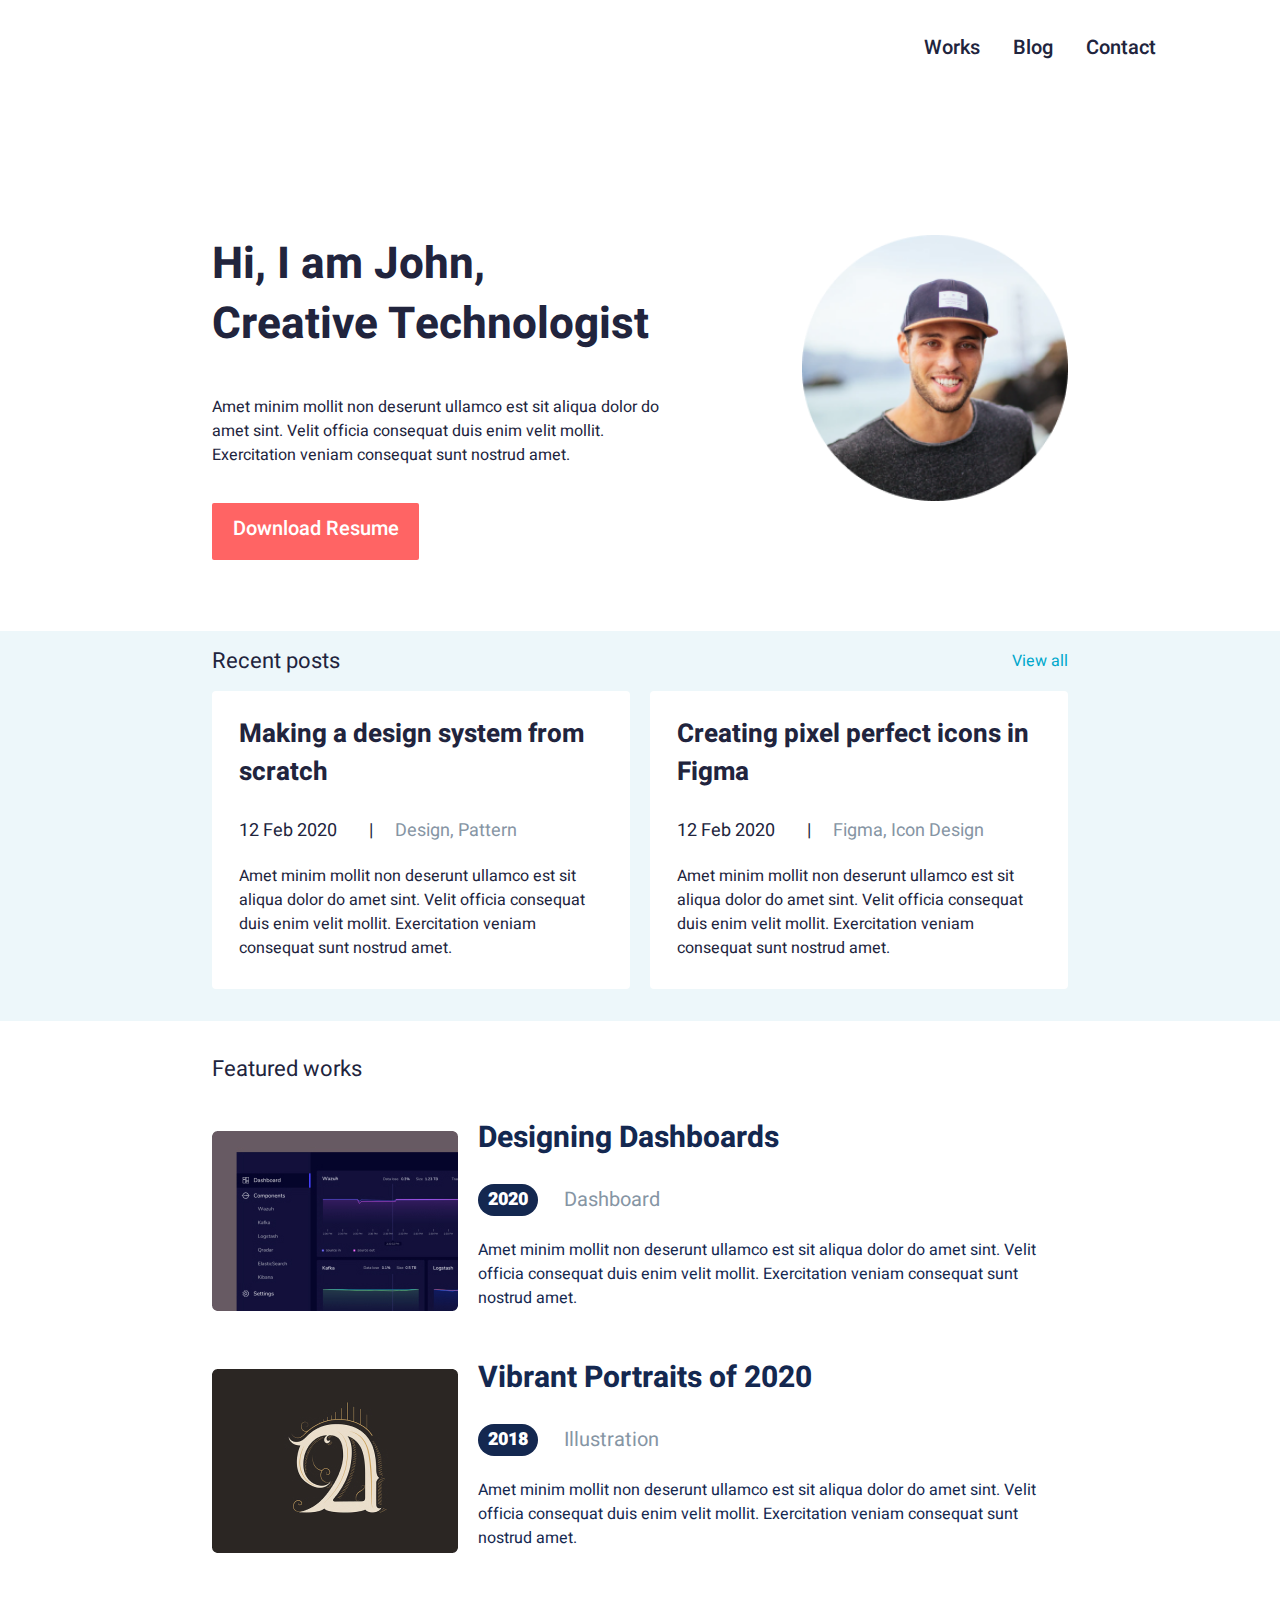
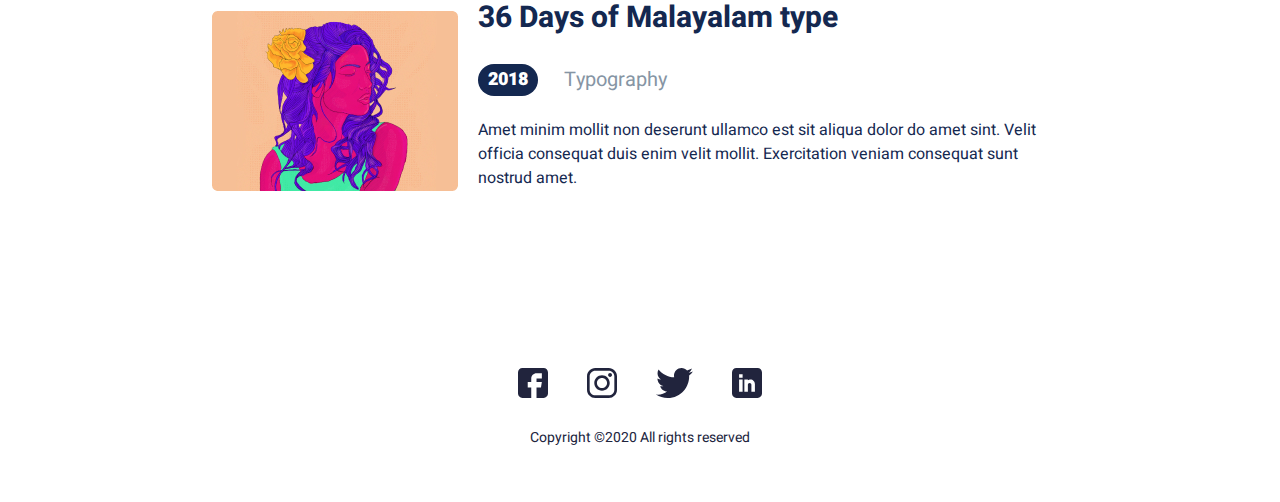
<file: index.html>
<!DOCTYPE html>
<html lang="en">
<head>
   <meta charset="UTF-8">
   <meta http-equiv="X-UA-Compatible" content="IE=edge">
   <meta name="viewport" content="width=device-width, initial-scale=1.0">
   <link rel="stylesheet" href="css/style.min.css">
   <title>Главная</title>
</head>

<body>
   <div class="wrapper">
      <header class="header">
   <div class="header__container">
      <div class="header__body">
         <nav class="header__menu menu-header">
            <ul class="menu-header__items">
               <li class="menu-header__item">
                  <a href="work.html" class="menu-header__link">Works</a>
               </li>
               <li class="menu-header__item">
                  <a href="blog.html" class="menu-header__link">Blog</a>
               </li>
               <li class="menu-header__item">
                  <a href="#" class="menu-header__link">Contact</a>
               </li>
            </ul>
         </nav>
         <a class="menu-header__icon"><span></span></a>
      </div>
   </div>
</header>


      <main class="page">
         <div class="page__visit visit">
            <div class="visit__container">
               <div class="visit__body">
                  <div class="visit__text text-visit">
                     <h1 class="text-visit__title">Hi, I am John,<br> Creative Technologist</h1>
                     <div class="text-visit__text">Amet minim mollit non deserunt ullamco est sit aliqua dolor do amet
                        sint. Velit officia consequat duis enim velit mollit. Exercitation veniam consequat sunt nostrud
                        amet.</div>
                     <a href="" class="text-visit__button">Download Resume</a>
                  </div>
                  <div class="visit__media media-visit">
                     <img src="img/Ellipse 1.png" alt="">
                  </div>
               </div>
            </div>
         </div>
         <div class="page__recent recent">
            <div class="recent__container">
               <div class="recent__title title-recent">
                  <div class="title-recent__title">Recent posts</div>
                  <a href="blog.html" class="title-recent__sub-title">View all</a>
               </div>
               <div class="recent__items items-work">
                  <div class="recent__item item-recent item-items-work">
                     <h2 class="item-recent__title item-items-work__title">Making a design system from scratch</h2>
                     <div class="item-recent__date item-items-work__date">
                        <div class="date__number">12 Feb 2020</div>
                        <div class="date__separ">|</div>
                        <div class="date__place">Design, Pattern</div>
                     </div>
                     <div class="item-recent__text item-items-work__text">Amet minim mollit non deserunt ullamco est sit
                        aliqua dolor do amet sint. Velit officia consequat duis enim velit mollit. Exercitation veniam
                        consequat sunt nostrud amet.</div>
                  </div>
                  <div class="recent__item item-recent__2">
                     <h2 class="item-recent__title">Creating pixel perfect icons in Figma</h2>
                     <div class="item-recent__date">
                        <div class="date__number">12 Feb 2020</div>
                        <div class="date__separ">|</div>
                        <div class="date__place">Figma, Icon Design</div>
                     </div>
                     <div class="item-recent__text">Amet minim mollit non deserunt ullamco est sit aliqua dolor do amet
                        sint. Velit officia consequat duis enim velit mollit. Exercitation veniam consequat sunt nostrud
                        amet.</div>
                  </div>
               </div>
            </div>
         </div>
         <div class="page__featured featured"> 
            <div class="featured__container">
               <h2 class="featured__title">Featured works</h2>
               <div class="featured__items">
                  <a href="workdes1.html" class="featured__item">
                     <div class="featured__item item-featured">
                        <div class="item-featured__media"><img src="img/Rectangle 30.jpg" alt=""></div>
                        <div class="item-featured__text-block text-block">
                           <h3 class="text-block__title">Designing Dashboards</h3>
                           <div class="text-block__data">
                              <div class="data__number">2020</div>
                              <div class="data__type">Dashboard</div>
                           </div>
                           <div class="text-block__text">Amet minim mollit non deserunt ullamco est sit aliqua dolor do
                              amet sint. Velit officia consequat duis enim velit mollit. Exercitation veniam consequat
                              sunt nostrud amet.</div>
                        </div>
                     </div>
                  </a>
                  <a href="" class="featured__item">
                     <div class="featured__item item-featured">
                        <div class="item-featured__media"><img src="img/Rectangle 34.jpg" alt=""></div>
                        <div class="item-featured__text-block text-block">
                           <h3 class="text-block__title">Vibrant Portraits of 2020</h3>
                           <div class="text-block__data">
                              <div class="data__number">2018</div>
                              <div class="data__type">Illustration</div>
                           </div>
                           <div class="text-block__text">Amet minim mollit non deserunt ullamco est sit aliqua dolor do
                              amet sint. Velit officia consequat duis enim velit mollit. Exercitation veniam consequat
                              sunt nostrud amet.</div>
                        </div>
                     </div>
                  </a>
                  <a href="" class="featured__item">
                     <div class="featured__item item-featured">
                        <div class="item-featured__media"><img src="img/Rectangle 32.jpg" alt=""></div>
                        <div class="item-featured__text-block text-block">
                           <h3 class="text-block__title">36 Days of Malayalam type</h3>
                           <div class="text-block__data">
                              <div class="data__number">2018</div>
                              <div class="data__type">Typography</div>
                           </div>
                           <div class="text-block__text">Amet minim mollit non deserunt ullamco est sit aliqua dolor do
                              amet sint. Velit officia consequat duis enim velit mollit. Exercitation veniam consequat
                              sunt nostrud amet.</div>
                        </div>
                     </div>
                  </a>
               </div>
            </div>
         </div>
      </main>
      <footer class="footer">
   <div class="footer__container">
      <div class="footer__soc soc-footer">
         <a href="" class="soc-footer__facebook">
            <svg width="30" height="30" viewBox="0 0 30 30" fill="none" xmlns="http://www.w3.org/2000/svg">
               <path d="M25.6055 0H4.39453C1.97159 0 0 1.97159 0 4.39453V25.6055C0 28.0284 1.97159 30 4.39453 30H13.2422V19.3945H9.72656V14.1211H13.2422V10.5469C13.2422 7.63893 15.6077 5.27344 18.5156 5.27344H23.8477V10.5469H18.5156V14.1211H23.8477L22.9688 19.3945H18.5156V30H25.6055C28.0284 30 30 28.0284 30 25.6055V4.39453C30 1.97159 28.0284 0 25.6055 0Z" fill="#21243D"/>
            </svg>               
         </a>
         <a href="" class="soc-footer__inst">
            <svg width="30" height="30" viewBox="0 0 30 30" fill="none" xmlns="http://www.w3.org/2000/svg">
               <path d="M21.7209 0H8.27874C3.71384 0 0 3.71402 0 8.27892V21.7211C0 26.2862 3.71384 30 8.27874 30H21.7209C26.2862 30 30 26.286 30 21.7211V8.27892C30.0002 3.71402 26.2862 0 21.7209 0ZM27.3384 21.7211C27.3384 24.8185 24.8185 27.3383 21.7211 27.3383H8.27874C5.18153 27.3384 2.66175 24.8185 2.66175 21.7211V8.27892C2.66175 5.18171 5.18153 2.66175 8.27874 2.66175H21.7209C24.8183 2.66175 27.3383 5.18171 27.3383 8.27892V21.7211H27.3384Z" fill="#21243D"/>
               <path d="M15 7.27014C10.7375 7.27014 7.26978 10.7379 7.26978 15.0004C7.26978 19.2627 10.7375 22.7303 15 22.7303C19.2625 22.7303 22.7303 19.2627 22.7303 15.0004C22.7303 10.7379 19.2625 7.27014 15 7.27014ZM15 20.0683C12.2054 20.0683 9.93152 17.7949 9.93152 15.0002C9.93152 12.2054 12.2052 9.93171 15 9.93171C17.7948 9.93171 20.0685 12.2054 20.0685 15.0002C20.0685 17.7949 17.7947 20.0683 15 20.0683Z" fill="#21243D"/>
               <path d="M23.0545 5.01318C22.5417 5.01318 22.0379 5.2208 21.6757 5.58457C21.3118 5.94657 21.1025 6.45053 21.1025 6.96513C21.1025 7.47814 21.3119 7.98192 21.6757 8.34569C22.0377 8.70769 22.5417 8.91708 23.0545 8.91708C23.5691 8.91708 24.0713 8.70769 24.435 8.34569C24.7988 7.98192 25.0064 7.47796 25.0064 6.96513C25.0064 6.45053 24.7988 5.94657 24.435 5.58457C24.073 5.2208 23.5691 5.01318 23.0545 5.01318Z" fill="#21243D"/>
            </svg>
         </a>
         <a href="" class="soc-footer__twit">
            <svg width="37" height="30" viewBox="0 0 37 30" fill="none" xmlns="http://www.w3.org/2000/svg">
               <path d="M36.9231 3.55154C35.55 4.15385 34.0869 4.55308 32.5615 4.74692C34.1308 3.81 35.3285 2.33769 35.8915 0.563077C34.4285 1.43538 32.8131 2.05154 31.0915 2.39538C29.7023 0.916154 27.7223 0 25.5623 0C21.3715 0 17.9977 3.40154 17.9977 7.57154C17.9977 8.17154 18.0485 8.74846 18.1731 9.29769C11.88 8.99077 6.31154 5.97462 2.57077 1.38C1.91769 2.51308 1.53462 3.81 1.53462 5.20615C1.53462 7.82769 2.88462 10.1515 4.89692 11.4969C3.68077 11.4738 2.48769 11.1208 1.47692 10.5646C1.47692 10.5877 1.47692 10.6177 1.47692 10.6477C1.47692 14.3262 4.10077 17.3815 7.54154 18.0854C6.92538 18.2538 6.25385 18.3346 5.55692 18.3346C5.07231 18.3346 4.58308 18.3069 4.12385 18.2054C5.10462 21.2031 7.88769 23.4069 11.1969 23.4785C8.62154 25.4931 5.35154 26.7069 1.81154 26.7069C1.19077 26.7069 0.595385 26.6792 0 26.6031C3.35308 28.7654 7.32692 30 11.6123 30C25.5415 30 33.1569 18.4615 33.1569 8.46C33.1569 8.12538 33.1454 7.80231 33.1292 7.48154C34.6315 6.41538 35.8938 5.08385 36.9231 3.55154Z" fill="#21243D"/>
            </svg>
         </a>
         <a href="" class="soc-footer__lindekin">
            <svg width="30" height="30" viewBox="0 0 30 30" fill="none" xmlns="http://www.w3.org/2000/svg">
               <path d="M25.6055 0H4.39453C1.97159 0 0 1.97159 0 4.39453V25.6055C0 28.0284 1.97159 30 4.39453 30H25.6055C28.0284 30 30 28.0284 30 25.6055V4.39453C30 1.97159 28.0284 0 25.6055 0ZM10.6055 23.7891H7.08984V11.4844H10.6055V23.7891ZM10.6055 9.72656H7.08984V6.21094H10.6055V9.72656ZM22.9102 23.7891H19.3945V16.7578C19.3945 15.7887 18.6058 15 17.6367 15C16.6676 15 15.8789 15.7887 15.8789 16.7578V23.7891H12.3633V11.4844H15.8789V12.147C16.7999 11.8607 17.3982 11.4844 18.5156 11.4844C20.8999 11.4869 22.9102 13.6258 22.9102 16.1536V23.7891Z" fill="#21243D"/>
            </svg>
         </a>
      </div>
      <div class="footer__copy">Copyright ©2020 All rights reserved</div>
   </div>
</footer>
   </div>
   <script src="js/app.min.js"></script>
</body>

</html>
</file>
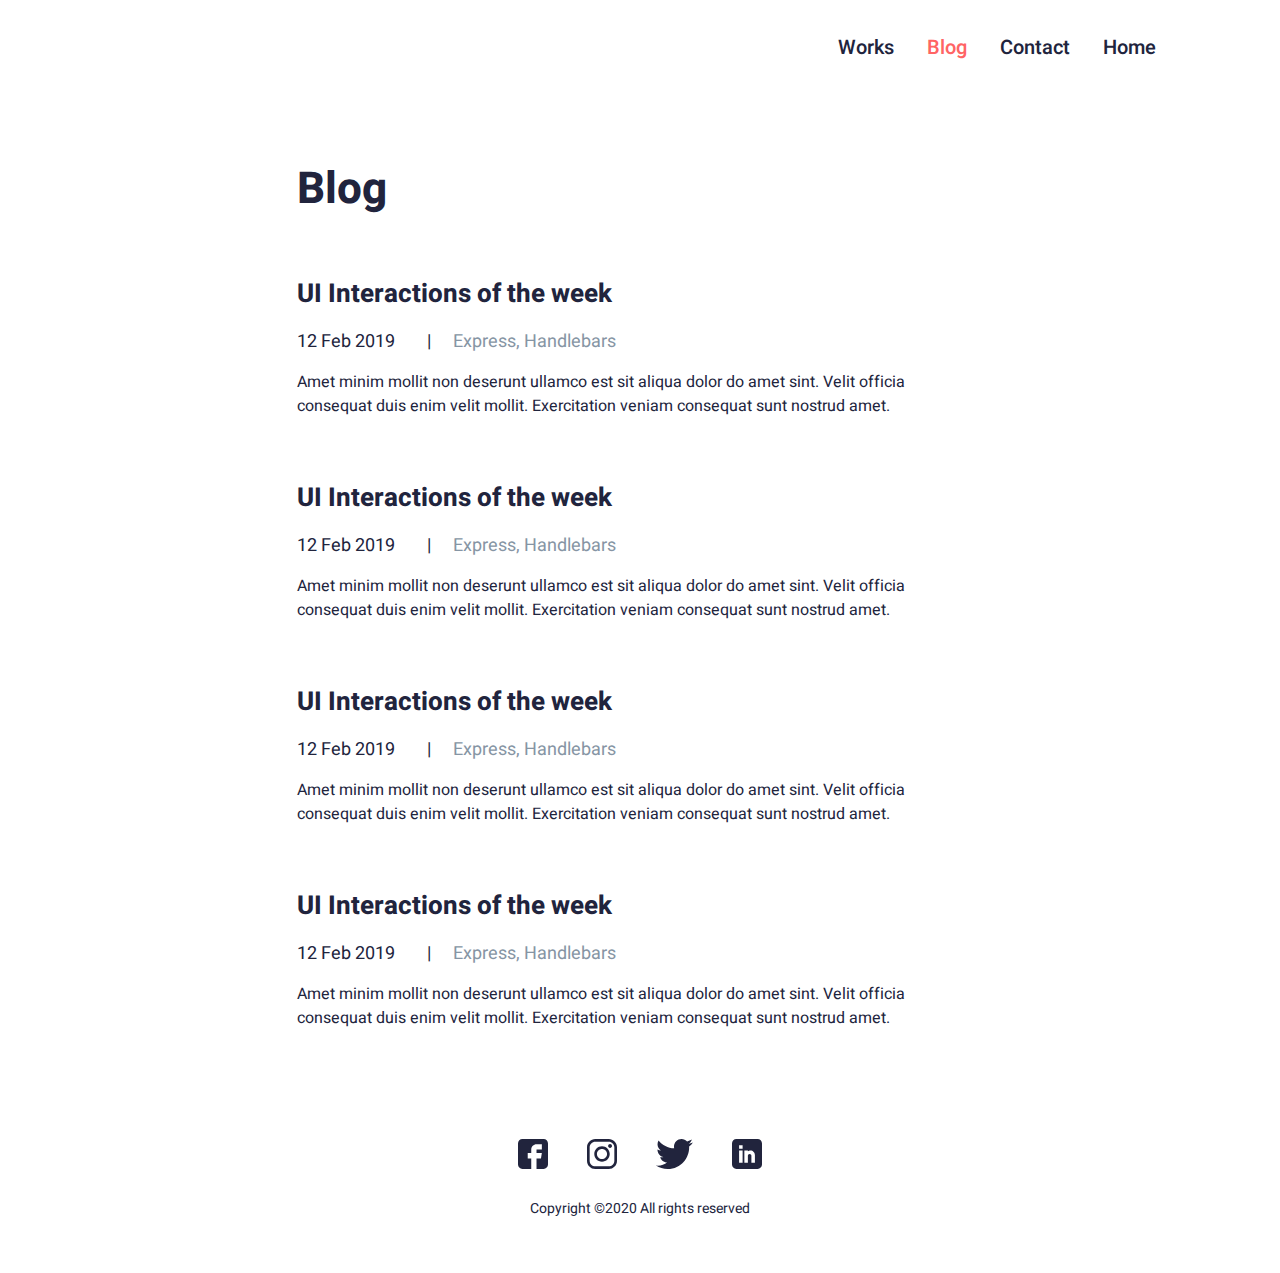
<file: blog.html>
<!DOCTYPE html>
<html lang="en">
<head>
   <meta charset="UTF-8">
   <meta http-equiv="X-UA-Compatible" content="IE=edge">
   <meta name="viewport" content="width=device-width, initial-scale=1.0">
   <link rel="stylesheet" href="css/style.min.css">
   <title>blog</title>
</head>

<body>
   <div class="wrapper">
      <header class="header">
         <div class="header__container">
            <div class="header__body">
               <nav class="header__menu menu-header">
                  <ul class="menu-header__items">
                     <li class="menu-header__item">
                        <a href="work.html" class="menu-header__link">Works</a>
                     </li>
                     <li class="menu-header__item">
                        <a href="blog.html" class="menu-header__link menu-header__link-active">Blog</a>
                     </li>
                     <li class="menu-header__item">
                        <a href="#" class="menu-header__link">Contact</a>
                     </li>
                     <li class="menu-header__item">
                        <a href="index.html" class="menu-header__link">Home</a>
                     </li>
                  </ul>
               </nav>
               <a class="menu-header__icon"><span></span></a>
            </div>
         </div>
      </header>
      <main class="page-blog blog">
         <div class="blog__container">
            <div class="blog__body body-blog">
               <h1 class="blog-blog__title">Blog</h1>
               <div class="blog__items items-work">
                  <div class="blog__item item-blog">
                     <h2 class="item-blog__title">UI Interactions of the week</h2>
                     <div class="item-blog__date">
                        <div class="date__number">12 Feb 2019</div>
                        <div class="date__separ">|</div>
                        <div class="date__place">Express, Handlebars</div>
                     </div>
                     <div class="item-blog__text">Amet minim mollit non deserunt ullamco est sit aliqua dolor do amet sint. Velit officia<br> consequat duis enim velit mollit. Exercitation veniam consequat sunt nostrud amet.</div>
                  </div>
                  <div class="blog__item item-blog">
                     <h2 class="item-blog__title">UI Interactions of the week</h2>
                     <div class="item-blog__date">
                        <div class="date__number">12 Feb 2019</div>
                        <div class="date__separ">|</div>
                        <div class="date__place">Express, Handlebars</div>
                     </div>
                     <div class="item-blog__text">Amet minim mollit non deserunt ullamco est sit aliqua dolor do amet sint. Velit officia<br> consequat duis enim velit mollit. Exercitation veniam consequat sunt nostrud amet.</div>
                  </div>
                  <div class="blog__item item-blog">
                     <h2 class="item-blog__title">UI Interactions of the week</h2>
                     <div class="item-blog__date">
                        <div class="date__number">12 Feb 2019</div>
                        <div class="date__separ">|</div>
                        <div class="date__place">Express, Handlebars</div>
                     </div>
                     <div class="item-blog__text">Amet minim mollit non deserunt ullamco est sit aliqua dolor do amet sint. Velit officia<br> consequat duis enim velit mollit. Exercitation veniam consequat sunt nostrud amet.</div>
                  </div>
                  <div class="work__blog item-blog">
                     <h2 class="item-blog__title">UI Interactions of the week</h2>
                     <div class="item-blog__date">
                        <div class="date__number">12 Feb 2019</div>
                        <div class="date__separ">|</div>
                        <div class="date__place">Express, Handlebars</div>
                     </div>
                     <div class="item-blog__text">Amet minim mollit non deserunt ullamco est sit aliqua dolor do amet sint. Velit officia<br> consequat duis enim velit mollit. Exercitation veniam consequat sunt nostrud amet.</div>
                  </div>
               </div>
            </div>
         </div>
      </main>
      <footer class="footer">
   <div class="footer__container">
      <div class="footer__soc soc-footer">
         <a href="" class="soc-footer__facebook">
            <svg width="30" height="30" viewBox="0 0 30 30" fill="none" xmlns="http://www.w3.org/2000/svg">
               <path d="M25.6055 0H4.39453C1.97159 0 0 1.97159 0 4.39453V25.6055C0 28.0284 1.97159 30 4.39453 30H13.2422V19.3945H9.72656V14.1211H13.2422V10.5469C13.2422 7.63893 15.6077 5.27344 18.5156 5.27344H23.8477V10.5469H18.5156V14.1211H23.8477L22.9688 19.3945H18.5156V30H25.6055C28.0284 30 30 28.0284 30 25.6055V4.39453C30 1.97159 28.0284 0 25.6055 0Z" fill="#21243D"/>
            </svg>               
         </a>
         <a href="" class="soc-footer__inst">
            <svg width="30" height="30" viewBox="0 0 30 30" fill="none" xmlns="http://www.w3.org/2000/svg">
               <path d="M21.7209 0H8.27874C3.71384 0 0 3.71402 0 8.27892V21.7211C0 26.2862 3.71384 30 8.27874 30H21.7209C26.2862 30 30 26.286 30 21.7211V8.27892C30.0002 3.71402 26.2862 0 21.7209 0ZM27.3384 21.7211C27.3384 24.8185 24.8185 27.3383 21.7211 27.3383H8.27874C5.18153 27.3384 2.66175 24.8185 2.66175 21.7211V8.27892C2.66175 5.18171 5.18153 2.66175 8.27874 2.66175H21.7209C24.8183 2.66175 27.3383 5.18171 27.3383 8.27892V21.7211H27.3384Z" fill="#21243D"/>
               <path d="M15 7.27014C10.7375 7.27014 7.26978 10.7379 7.26978 15.0004C7.26978 19.2627 10.7375 22.7303 15 22.7303C19.2625 22.7303 22.7303 19.2627 22.7303 15.0004C22.7303 10.7379 19.2625 7.27014 15 7.27014ZM15 20.0683C12.2054 20.0683 9.93152 17.7949 9.93152 15.0002C9.93152 12.2054 12.2052 9.93171 15 9.93171C17.7948 9.93171 20.0685 12.2054 20.0685 15.0002C20.0685 17.7949 17.7947 20.0683 15 20.0683Z" fill="#21243D"/>
               <path d="M23.0545 5.01318C22.5417 5.01318 22.0379 5.2208 21.6757 5.58457C21.3118 5.94657 21.1025 6.45053 21.1025 6.96513C21.1025 7.47814 21.3119 7.98192 21.6757 8.34569C22.0377 8.70769 22.5417 8.91708 23.0545 8.91708C23.5691 8.91708 24.0713 8.70769 24.435 8.34569C24.7988 7.98192 25.0064 7.47796 25.0064 6.96513C25.0064 6.45053 24.7988 5.94657 24.435 5.58457C24.073 5.2208 23.5691 5.01318 23.0545 5.01318Z" fill="#21243D"/>
            </svg>
         </a>
         <a href="" class="soc-footer__twit">
            <svg width="37" height="30" viewBox="0 0 37 30" fill="none" xmlns="http://www.w3.org/2000/svg">
               <path d="M36.9231 3.55154C35.55 4.15385 34.0869 4.55308 32.5615 4.74692C34.1308 3.81 35.3285 2.33769 35.8915 0.563077C34.4285 1.43538 32.8131 2.05154 31.0915 2.39538C29.7023 0.916154 27.7223 0 25.5623 0C21.3715 0 17.9977 3.40154 17.9977 7.57154C17.9977 8.17154 18.0485 8.74846 18.1731 9.29769C11.88 8.99077 6.31154 5.97462 2.57077 1.38C1.91769 2.51308 1.53462 3.81 1.53462 5.20615C1.53462 7.82769 2.88462 10.1515 4.89692 11.4969C3.68077 11.4738 2.48769 11.1208 1.47692 10.5646C1.47692 10.5877 1.47692 10.6177 1.47692 10.6477C1.47692 14.3262 4.10077 17.3815 7.54154 18.0854C6.92538 18.2538 6.25385 18.3346 5.55692 18.3346C5.07231 18.3346 4.58308 18.3069 4.12385 18.2054C5.10462 21.2031 7.88769 23.4069 11.1969 23.4785C8.62154 25.4931 5.35154 26.7069 1.81154 26.7069C1.19077 26.7069 0.595385 26.6792 0 26.6031C3.35308 28.7654 7.32692 30 11.6123 30C25.5415 30 33.1569 18.4615 33.1569 8.46C33.1569 8.12538 33.1454 7.80231 33.1292 7.48154C34.6315 6.41538 35.8938 5.08385 36.9231 3.55154Z" fill="#21243D"/>
            </svg>
         </a>
         <a href="" class="soc-footer__lindekin">
            <svg width="30" height="30" viewBox="0 0 30 30" fill="none" xmlns="http://www.w3.org/2000/svg">
               <path d="M25.6055 0H4.39453C1.97159 0 0 1.97159 0 4.39453V25.6055C0 28.0284 1.97159 30 4.39453 30H25.6055C28.0284 30 30 28.0284 30 25.6055V4.39453C30 1.97159 28.0284 0 25.6055 0ZM10.6055 23.7891H7.08984V11.4844H10.6055V23.7891ZM10.6055 9.72656H7.08984V6.21094H10.6055V9.72656ZM22.9102 23.7891H19.3945V16.7578C19.3945 15.7887 18.6058 15 17.6367 15C16.6676 15 15.8789 15.7887 15.8789 16.7578V23.7891H12.3633V11.4844H15.8789V12.147C16.7999 11.8607 17.3982 11.4844 18.5156 11.4844C20.8999 11.4869 22.9102 13.6258 22.9102 16.1536V23.7891Z" fill="#21243D"/>
            </svg>
         </a>
      </div>
      <div class="footer__copy">Copyright ©2020 All rights reserved</div>
   </div>
</footer>
   </div>
   <script src="js/app.min.js"></script>
</body>

</html>
</file>
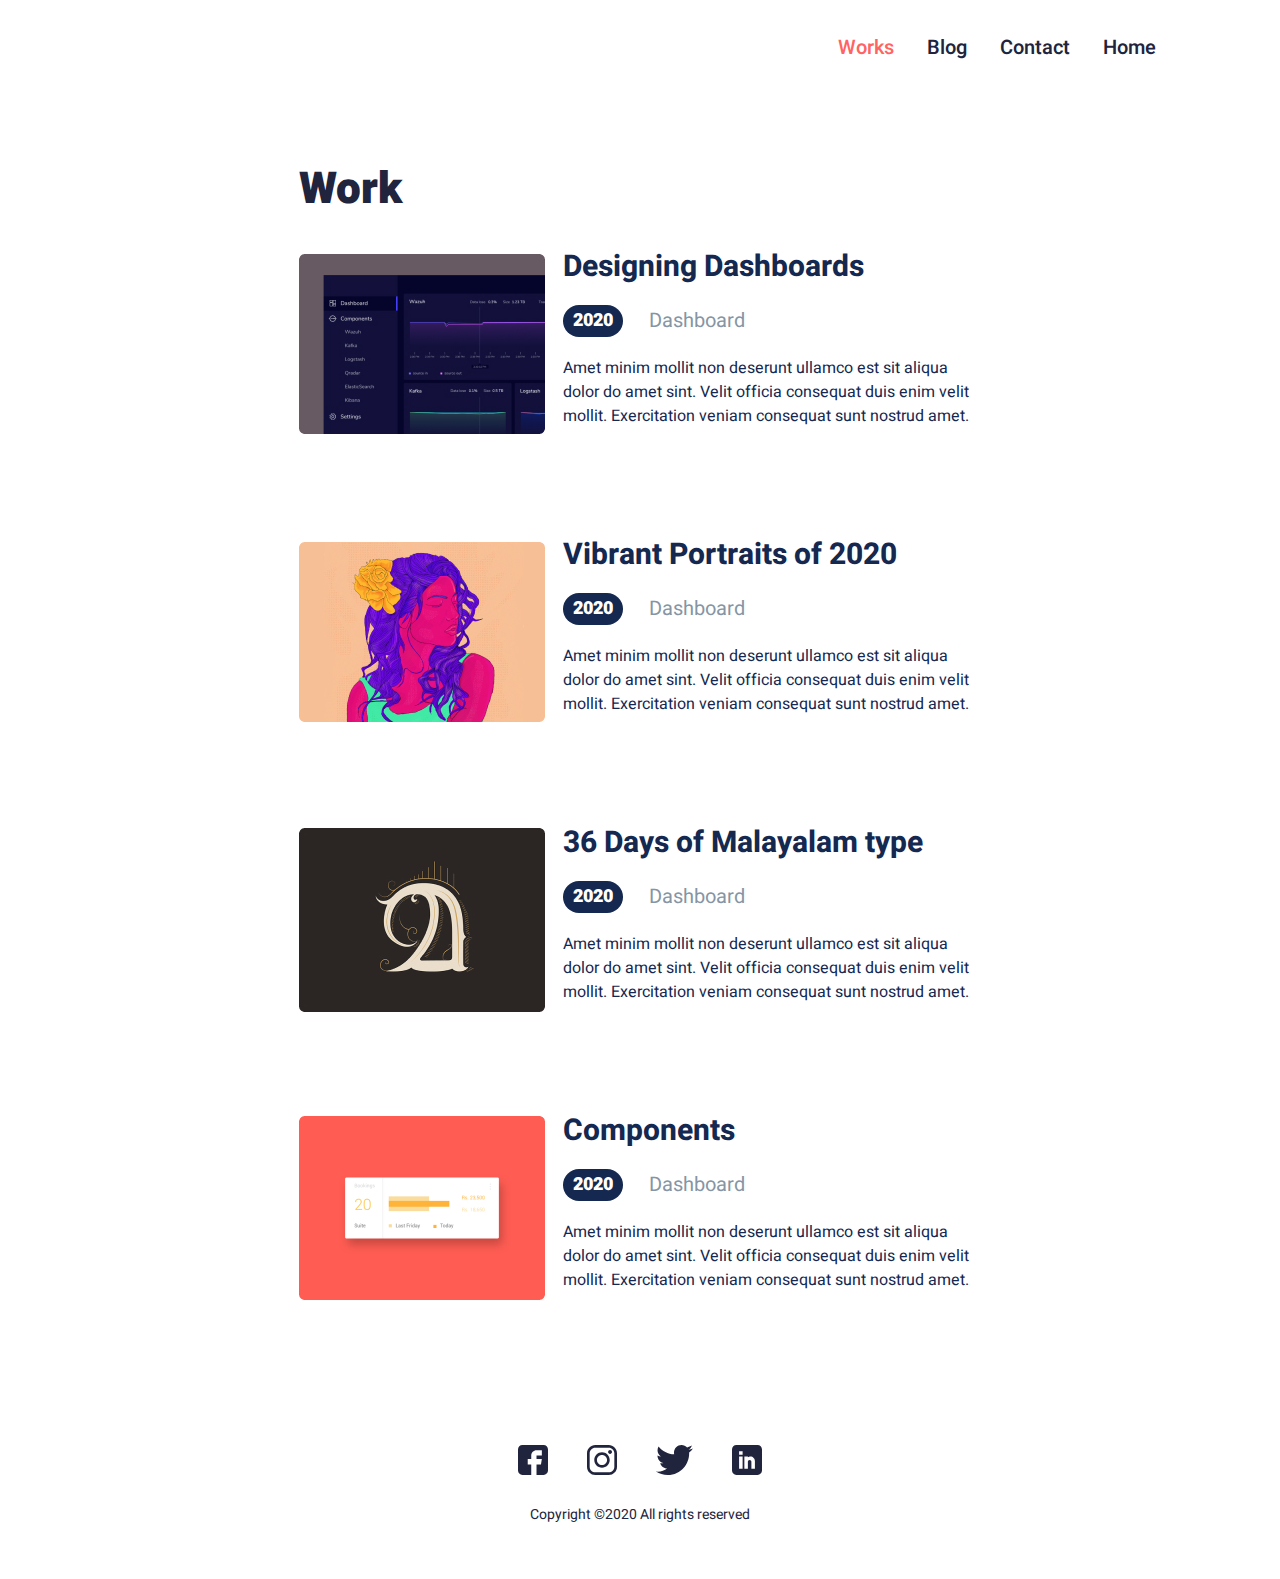
<file: work.html>
<!DOCTYPE html>
<html lang="en">
<head>
   <meta charset="UTF-8">
   <meta http-equiv="X-UA-Compatible" content="IE=edge">
   <meta name="viewport" content="width=device-width, initial-scale=1.0">
   <link rel="stylesheet" href="css/style.min.css">
   <title>work</title>
</head>

<body>
   <div class="wrapper">
      <header class="header">
         <div class="header__container">
            <div class="header__body">
               <nav class="header__menu menu-header">
                  <ul class="menu-header__items">
                     <li class="menu-header__item">
                        <a href="work.html" class="menu-header__link menu-header__link-active">Works</a>
                     </li>
                     <li class="menu-header__item">
                        <a href="blog.html" class="menu-header__link">Blog</a>
                     </li>
                     <li class="menu-header__item">
                        <a href="#" class="menu-header__link">Contact</a>
                     </li>
                     <li class="menu-header__item">
                        <a href="index.html" class="menu-header__link">Home</a>
                     </li>
                  </ul>
               </nav>
               <a class="menu-header__icon"><span></span></a>
            </div>
         </div>
      </header>
      <main class="page-work work">
         <div class="work__container">
            <h1 class="work__title">Work</h1>
            <div class="work__items">
               <a href="workdes1.html" class="work__item">
                  <div class="work__item item-work">
                     <div class="item-work__media"><img src="img/Rectangle 30.jpg" alt=""></div>
                     <div class="item-work__text-block text-block">
                        <h3 class="text-block__title text-block__title-work">Designing Dashboards</h3>
                        <div class="text-block__data text-block__data-work">
                           <div class="data__number data__number-work">2020</div>
                           <div class="data__type data__type-work">Dashboard</div>
                        </div>
                        <div class="text-block__text text-block__text-work">Amet minim mollit non deserunt ullamco est sit aliqua dolor do
                           amet sint. Velit officia consequat duis enim velit mollit. Exercitation veniam consequat
                           sunt nostrud amet.</div>
                     </div>
                  </div>
               </a>
               <a href="" class="work__item">
                  <div class="work__item item-work">
                     <div class="item-work__media"><img src="img/Rectangle 32.jpg" alt=""></div>
                     <div class="item-work__text-block text-block">
                        <h3 class="text-block__title text-block__title-work">Vibrant Portraits of 2020</h3>
                        <div class="text-block__data text-block__data-work">
                           <div class="data__number data__number-work">2020</div>
                           <div class="data__type data__type-work">Dashboard</div>
                        </div>
                        <div class="text-block__text">Amet minim mollit non deserunt ullamco est sit aliqua dolor do
                           amet sint. Velit officia consequat duis enim velit mollit. Exercitation veniam consequat
                           sunt nostrud amet.</div>
                     </div>
                  </div>
               </a>
               <a href="" class="work__item">
                  <div class="work__item item-work">
                     <div class="item-work__media"><img src="img/Rectangle 34.jpg" alt=""></div>
                     <div class="item-work__text-block text-block">
                        <h3 class="text-block__title text-block__title-work">36 Days of Malayalam type</h3>
                        <div class="text-block__data text-block__data-work">
                           <div class="data__number data__number-work">2020</div>
                           <div class="data__type data__type-work">Dashboard</div>
                        </div>
                        <div class="text-block__text">Amet minim mollit non deserunt ullamco est sit aliqua dolor do
                           amet sint. Velit officia consequat duis enim velit mollit. Exercitation veniam consequat
                           sunt nostrud amet.</div>
                     </div>
                  </div>
               </a>
               <a href="" class="work__item">
                  <div class="work__item item-work">
                     <div class="item-work__media"><img src="img/Rectangle 40.jpg" alt=""></div>
                     <div class="item-work__text-block text-block">
                        <h3 class="text-block__title text-block__title-work">Components</h3>
                        <div class="text-block__data text-block__data-work">
                           <div class="data__number data__number-work">2020</div>
                           <div class="data__type data__type-work">Dashboard</div>
                        </div>
                        <div class="text-block__text">Amet minim mollit non deserunt ullamco est sit aliqua dolor do
                           amet sint. Velit officia consequat duis enim velit mollit. Exercitation veniam consequat
                           sunt nostrud amet.</div>
                     </div>
                  </div>
               </a>
            </div>
         </div>
      </main>
      <footer class="footer">
   <div class="footer__container">
      <div class="footer__soc soc-footer">
         <a href="" class="soc-footer__facebook">
            <svg width="30" height="30" viewBox="0 0 30 30" fill="none" xmlns="http://www.w3.org/2000/svg">
               <path d="M25.6055 0H4.39453C1.97159 0 0 1.97159 0 4.39453V25.6055C0 28.0284 1.97159 30 4.39453 30H13.2422V19.3945H9.72656V14.1211H13.2422V10.5469C13.2422 7.63893 15.6077 5.27344 18.5156 5.27344H23.8477V10.5469H18.5156V14.1211H23.8477L22.9688 19.3945H18.5156V30H25.6055C28.0284 30 30 28.0284 30 25.6055V4.39453C30 1.97159 28.0284 0 25.6055 0Z" fill="#21243D"/>
            </svg>               
         </a>
         <a href="" class="soc-footer__inst">
            <svg width="30" height="30" viewBox="0 0 30 30" fill="none" xmlns="http://www.w3.org/2000/svg">
               <path d="M21.7209 0H8.27874C3.71384 0 0 3.71402 0 8.27892V21.7211C0 26.2862 3.71384 30 8.27874 30H21.7209C26.2862 30 30 26.286 30 21.7211V8.27892C30.0002 3.71402 26.2862 0 21.7209 0ZM27.3384 21.7211C27.3384 24.8185 24.8185 27.3383 21.7211 27.3383H8.27874C5.18153 27.3384 2.66175 24.8185 2.66175 21.7211V8.27892C2.66175 5.18171 5.18153 2.66175 8.27874 2.66175H21.7209C24.8183 2.66175 27.3383 5.18171 27.3383 8.27892V21.7211H27.3384Z" fill="#21243D"/>
               <path d="M15 7.27014C10.7375 7.27014 7.26978 10.7379 7.26978 15.0004C7.26978 19.2627 10.7375 22.7303 15 22.7303C19.2625 22.7303 22.7303 19.2627 22.7303 15.0004C22.7303 10.7379 19.2625 7.27014 15 7.27014ZM15 20.0683C12.2054 20.0683 9.93152 17.7949 9.93152 15.0002C9.93152 12.2054 12.2052 9.93171 15 9.93171C17.7948 9.93171 20.0685 12.2054 20.0685 15.0002C20.0685 17.7949 17.7947 20.0683 15 20.0683Z" fill="#21243D"/>
               <path d="M23.0545 5.01318C22.5417 5.01318 22.0379 5.2208 21.6757 5.58457C21.3118 5.94657 21.1025 6.45053 21.1025 6.96513C21.1025 7.47814 21.3119 7.98192 21.6757 8.34569C22.0377 8.70769 22.5417 8.91708 23.0545 8.91708C23.5691 8.91708 24.0713 8.70769 24.435 8.34569C24.7988 7.98192 25.0064 7.47796 25.0064 6.96513C25.0064 6.45053 24.7988 5.94657 24.435 5.58457C24.073 5.2208 23.5691 5.01318 23.0545 5.01318Z" fill="#21243D"/>
            </svg>
         </a>
         <a href="" class="soc-footer__twit">
            <svg width="37" height="30" viewBox="0 0 37 30" fill="none" xmlns="http://www.w3.org/2000/svg">
               <path d="M36.9231 3.55154C35.55 4.15385 34.0869 4.55308 32.5615 4.74692C34.1308 3.81 35.3285 2.33769 35.8915 0.563077C34.4285 1.43538 32.8131 2.05154 31.0915 2.39538C29.7023 0.916154 27.7223 0 25.5623 0C21.3715 0 17.9977 3.40154 17.9977 7.57154C17.9977 8.17154 18.0485 8.74846 18.1731 9.29769C11.88 8.99077 6.31154 5.97462 2.57077 1.38C1.91769 2.51308 1.53462 3.81 1.53462 5.20615C1.53462 7.82769 2.88462 10.1515 4.89692 11.4969C3.68077 11.4738 2.48769 11.1208 1.47692 10.5646C1.47692 10.5877 1.47692 10.6177 1.47692 10.6477C1.47692 14.3262 4.10077 17.3815 7.54154 18.0854C6.92538 18.2538 6.25385 18.3346 5.55692 18.3346C5.07231 18.3346 4.58308 18.3069 4.12385 18.2054C5.10462 21.2031 7.88769 23.4069 11.1969 23.4785C8.62154 25.4931 5.35154 26.7069 1.81154 26.7069C1.19077 26.7069 0.595385 26.6792 0 26.6031C3.35308 28.7654 7.32692 30 11.6123 30C25.5415 30 33.1569 18.4615 33.1569 8.46C33.1569 8.12538 33.1454 7.80231 33.1292 7.48154C34.6315 6.41538 35.8938 5.08385 36.9231 3.55154Z" fill="#21243D"/>
            </svg>
         </a>
         <a href="" class="soc-footer__lindekin">
            <svg width="30" height="30" viewBox="0 0 30 30" fill="none" xmlns="http://www.w3.org/2000/svg">
               <path d="M25.6055 0H4.39453C1.97159 0 0 1.97159 0 4.39453V25.6055C0 28.0284 1.97159 30 4.39453 30H25.6055C28.0284 30 30 28.0284 30 25.6055V4.39453C30 1.97159 28.0284 0 25.6055 0ZM10.6055 23.7891H7.08984V11.4844H10.6055V23.7891ZM10.6055 9.72656H7.08984V6.21094H10.6055V9.72656ZM22.9102 23.7891H19.3945V16.7578C19.3945 15.7887 18.6058 15 17.6367 15C16.6676 15 15.8789 15.7887 15.8789 16.7578V23.7891H12.3633V11.4844H15.8789V12.147C16.7999 11.8607 17.3982 11.4844 18.5156 11.4844C20.8999 11.4869 22.9102 13.6258 22.9102 16.1536V23.7891Z" fill="#21243D"/>
            </svg>
         </a>
      </div>
      <div class="footer__copy">Copyright ©2020 All rights reserved</div>
   </div>
</footer>
   </div>
   <script src="js/app.min.js"></script>
</body>

</html>
</file>
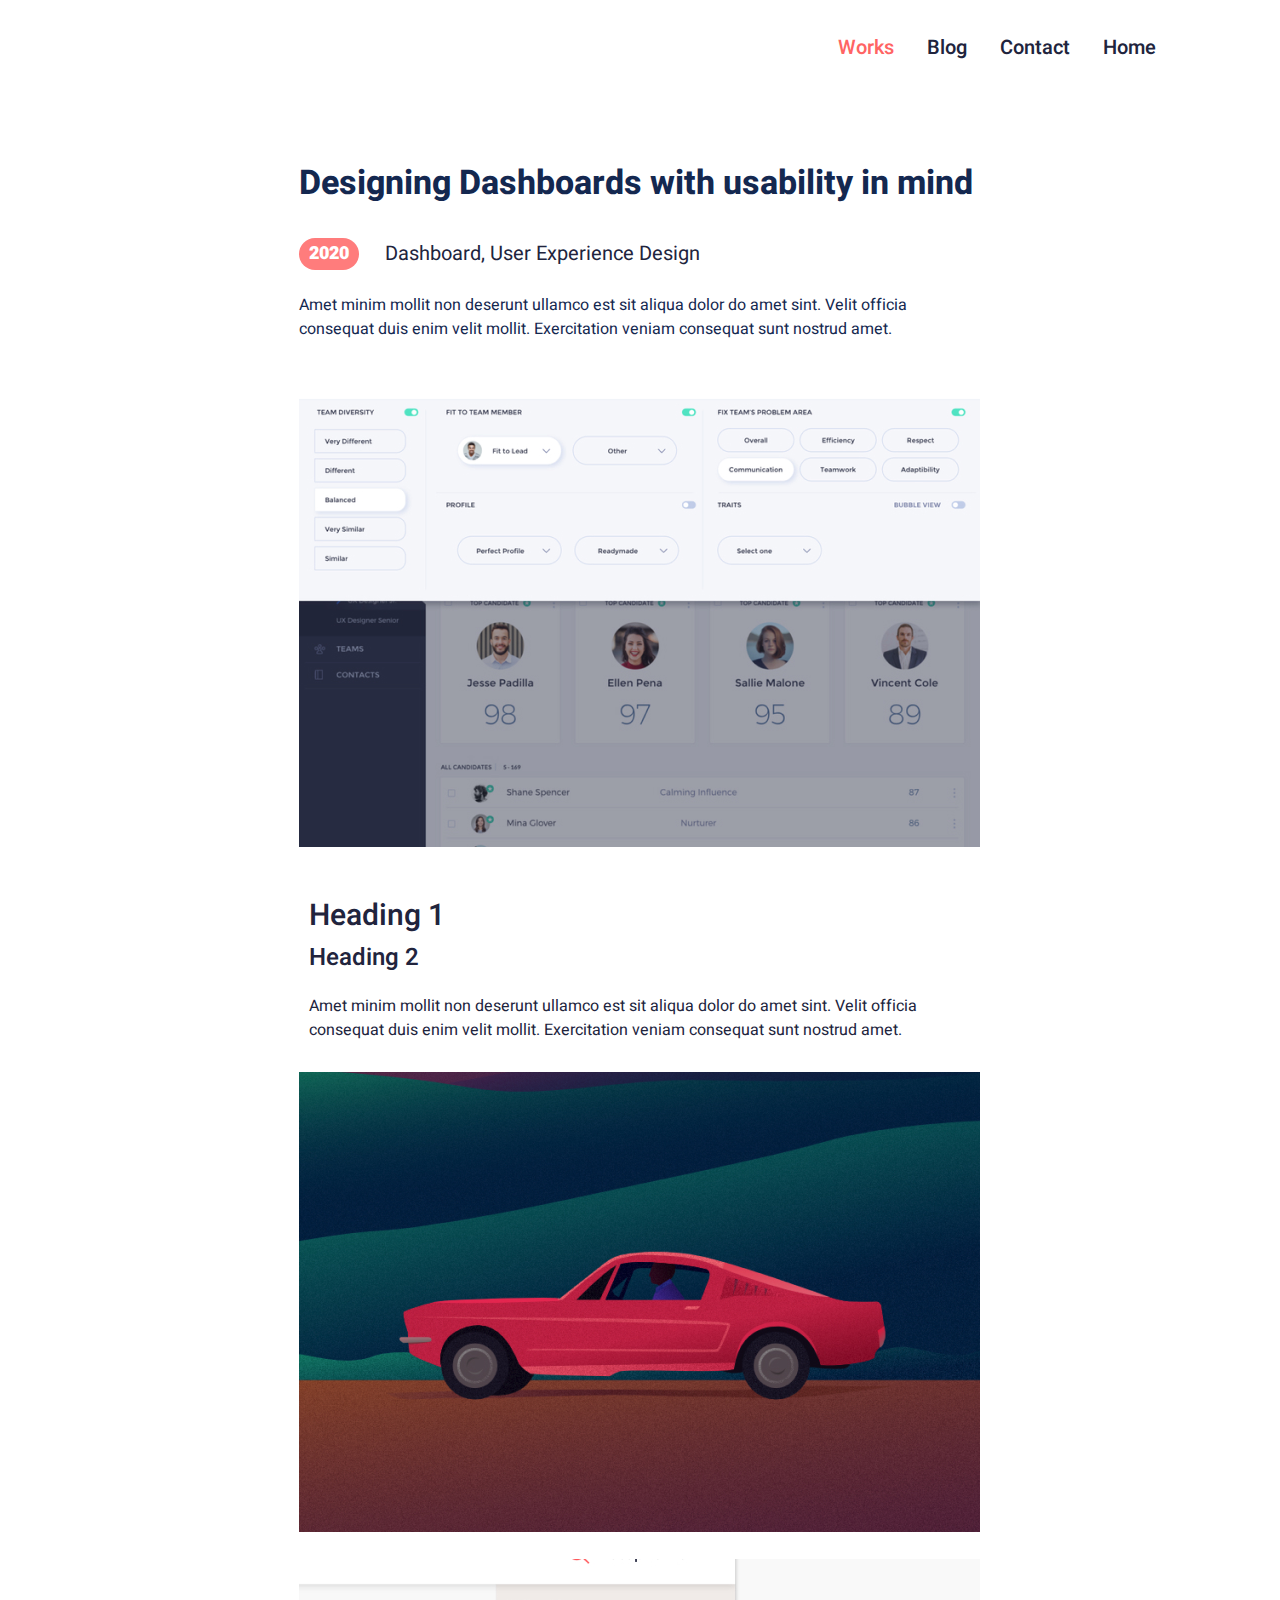
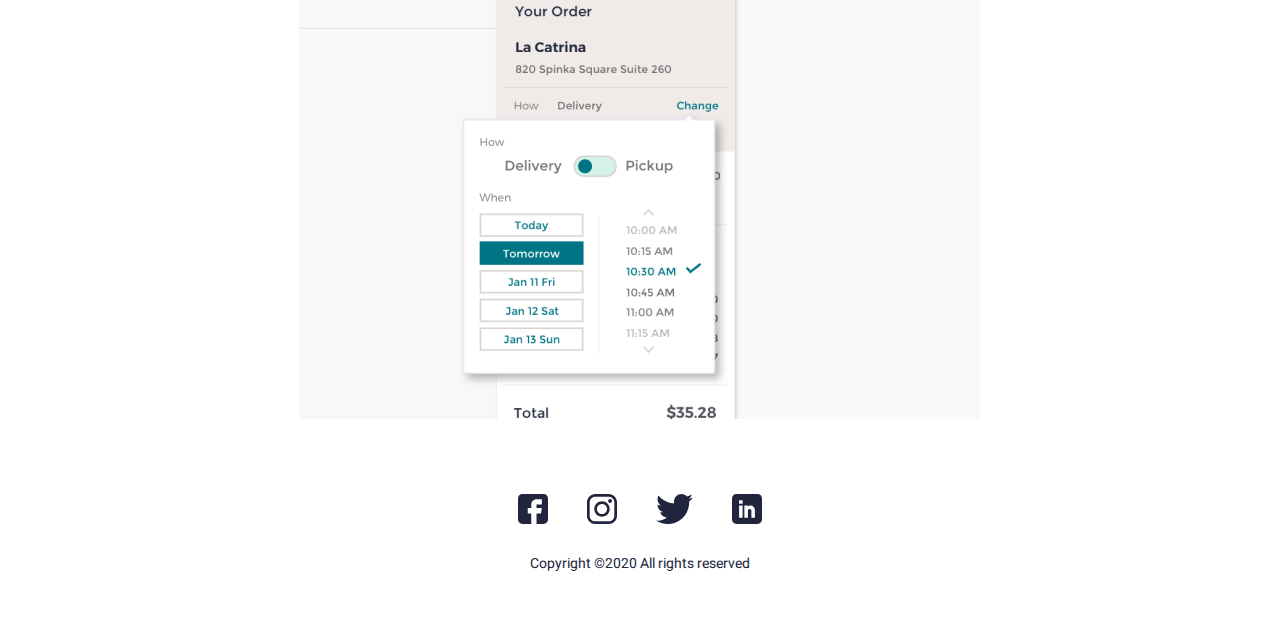
<file: workdes1.html>
<!DOCTYPE html>
<html lang="en">
<head>
   <meta charset="UTF-8">
   <meta http-equiv="X-UA-Compatible" content="IE=edge">
   <meta name="viewport" content="width=device-width, initial-scale=1.0">
   <link rel="stylesheet" href="css/style.min.css">
   <title>work</title>
</head>

<body>
   <div class="wrapper">
      <header class="header">
         <div class="header__container">
            <div class="header__body">
               <nav class="header__menu menu-header">
                  <ul class="menu-header__items">
                     <li class="menu-header__item">
                        <a href="work.html" class="menu-header__link menu-header__link-active">Works</a>
                     </li>
                     <li class="menu-header__item">
                        <a href="blog.html" class="menu-header__link">Blog</a>
                     </li>
                     <li class="menu-header__item">
                        <a href="#" class="menu-header__link">Contact</a>
                     </li>
                     <li class="menu-header__item">
                        <a href="index.html" class="menu-header__link">Home</a>
                     </li>
                  </ul>
               </nav>
               <a class="menu-header__icon"><span></span></a>
            </div>
         </div>
      </header>
      <main class="page">
         <div class="page__work-design work-design">
            <div class="work-design__container">
               <div class="work-design__text-design text-design">
                  <div class="text-design__text-block text-block">
                     <h3 class="text-block__title text-block__title-text-design">Designing Dashboards with usability in mind</h3>
                     <div class="text-block__data text-block__data-text-design">
                        <div class="data__number data__number-orange">2020</div>
                        <div class="data__type data__type-text-design">Dashboard, User Experience Design</div>
                     </div>
                     <div class="text-block__text text-block__text-text-design">Amet minim mollit non deserunt ullamco est sit aliqua dolor do
                        amet sint. Velit officia consequat duis enim velit mollit. Exercitation veniam consequat
                        sunt nostrud amet.
                     </div>
                  </div>
                  <div class="text-design__media text-design__media-text-design"><img src="img/Rectangle 4.jpg" alt=""></div>
               </div>
               <div class="work-design__photo-design photo-design">
                  <div class="photo-design__text text-photo-design">
                     <h2 class="text-photo-design__title">Heading 1</h2>
                     <h3 class="text-photo-design__sub-title">Heading 2</h3>
                     <div class="text-photo-design__text">Amet minim mollit non deserunt ullamco est sit aliqua dolor do amet sint. Velit officia consequat duis enim velit mollit. Exercitation veniam consequat sunt nostrud amet.</div>
                  </div>
                  <div class="photo-design__medias medias-photo-design">
                     <div class="medias-photo-design__img1"><img src="img/Rectangle 5.jpg" alt=""></div>
                     <div class="medias-photo-design__img2"><img src="img/Rectangle 6.jpg" alt=""></div>
                  </div>
               </div>
            </div>
         </div>
      </main>
      <footer class="footer">
   <div class="footer__container">
      <div class="footer__soc soc-footer">
         <a href="" class="soc-footer__facebook">
            <svg width="30" height="30" viewBox="0 0 30 30" fill="none" xmlns="http://www.w3.org/2000/svg">
               <path d="M25.6055 0H4.39453C1.97159 0 0 1.97159 0 4.39453V25.6055C0 28.0284 1.97159 30 4.39453 30H13.2422V19.3945H9.72656V14.1211H13.2422V10.5469C13.2422 7.63893 15.6077 5.27344 18.5156 5.27344H23.8477V10.5469H18.5156V14.1211H23.8477L22.9688 19.3945H18.5156V30H25.6055C28.0284 30 30 28.0284 30 25.6055V4.39453C30 1.97159 28.0284 0 25.6055 0Z" fill="#21243D"/>
            </svg>               
         </a>
         <a href="" class="soc-footer__inst">
            <svg width="30" height="30" viewBox="0 0 30 30" fill="none" xmlns="http://www.w3.org/2000/svg">
               <path d="M21.7209 0H8.27874C3.71384 0 0 3.71402 0 8.27892V21.7211C0 26.2862 3.71384 30 8.27874 30H21.7209C26.2862 30 30 26.286 30 21.7211V8.27892C30.0002 3.71402 26.2862 0 21.7209 0ZM27.3384 21.7211C27.3384 24.8185 24.8185 27.3383 21.7211 27.3383H8.27874C5.18153 27.3384 2.66175 24.8185 2.66175 21.7211V8.27892C2.66175 5.18171 5.18153 2.66175 8.27874 2.66175H21.7209C24.8183 2.66175 27.3383 5.18171 27.3383 8.27892V21.7211H27.3384Z" fill="#21243D"/>
               <path d="M15 7.27014C10.7375 7.27014 7.26978 10.7379 7.26978 15.0004C7.26978 19.2627 10.7375 22.7303 15 22.7303C19.2625 22.7303 22.7303 19.2627 22.7303 15.0004C22.7303 10.7379 19.2625 7.27014 15 7.27014ZM15 20.0683C12.2054 20.0683 9.93152 17.7949 9.93152 15.0002C9.93152 12.2054 12.2052 9.93171 15 9.93171C17.7948 9.93171 20.0685 12.2054 20.0685 15.0002C20.0685 17.7949 17.7947 20.0683 15 20.0683Z" fill="#21243D"/>
               <path d="M23.0545 5.01318C22.5417 5.01318 22.0379 5.2208 21.6757 5.58457C21.3118 5.94657 21.1025 6.45053 21.1025 6.96513C21.1025 7.47814 21.3119 7.98192 21.6757 8.34569C22.0377 8.70769 22.5417 8.91708 23.0545 8.91708C23.5691 8.91708 24.0713 8.70769 24.435 8.34569C24.7988 7.98192 25.0064 7.47796 25.0064 6.96513C25.0064 6.45053 24.7988 5.94657 24.435 5.58457C24.073 5.2208 23.5691 5.01318 23.0545 5.01318Z" fill="#21243D"/>
            </svg>
         </a>
         <a href="" class="soc-footer__twit">
            <svg width="37" height="30" viewBox="0 0 37 30" fill="none" xmlns="http://www.w3.org/2000/svg">
               <path d="M36.9231 3.55154C35.55 4.15385 34.0869 4.55308 32.5615 4.74692C34.1308 3.81 35.3285 2.33769 35.8915 0.563077C34.4285 1.43538 32.8131 2.05154 31.0915 2.39538C29.7023 0.916154 27.7223 0 25.5623 0C21.3715 0 17.9977 3.40154 17.9977 7.57154C17.9977 8.17154 18.0485 8.74846 18.1731 9.29769C11.88 8.99077 6.31154 5.97462 2.57077 1.38C1.91769 2.51308 1.53462 3.81 1.53462 5.20615C1.53462 7.82769 2.88462 10.1515 4.89692 11.4969C3.68077 11.4738 2.48769 11.1208 1.47692 10.5646C1.47692 10.5877 1.47692 10.6177 1.47692 10.6477C1.47692 14.3262 4.10077 17.3815 7.54154 18.0854C6.92538 18.2538 6.25385 18.3346 5.55692 18.3346C5.07231 18.3346 4.58308 18.3069 4.12385 18.2054C5.10462 21.2031 7.88769 23.4069 11.1969 23.4785C8.62154 25.4931 5.35154 26.7069 1.81154 26.7069C1.19077 26.7069 0.595385 26.6792 0 26.6031C3.35308 28.7654 7.32692 30 11.6123 30C25.5415 30 33.1569 18.4615 33.1569 8.46C33.1569 8.12538 33.1454 7.80231 33.1292 7.48154C34.6315 6.41538 35.8938 5.08385 36.9231 3.55154Z" fill="#21243D"/>
            </svg>
         </a>
         <a href="" class="soc-footer__lindekin">
            <svg width="30" height="30" viewBox="0 0 30 30" fill="none" xmlns="http://www.w3.org/2000/svg">
               <path d="M25.6055 0H4.39453C1.97159 0 0 1.97159 0 4.39453V25.6055C0 28.0284 1.97159 30 4.39453 30H25.6055C28.0284 30 30 28.0284 30 25.6055V4.39453C30 1.97159 28.0284 0 25.6055 0ZM10.6055 23.7891H7.08984V11.4844H10.6055V23.7891ZM10.6055 9.72656H7.08984V6.21094H10.6055V9.72656ZM22.9102 23.7891H19.3945V16.7578C19.3945 15.7887 18.6058 15 17.6367 15C16.6676 15 15.8789 15.7887 15.8789 16.7578V23.7891H12.3633V11.4844H15.8789V12.147C16.7999 11.8607 17.3982 11.4844 18.5156 11.4844C20.8999 11.4869 22.9102 13.6258 22.9102 16.1536V23.7891Z" fill="#21243D"/>
            </svg>
         </a>
      </div>
      <div class="footer__copy">Copyright ©2020 All rights reserved</div>
   </div>
</footer>
   </div>
   <script src="js/app.min.js"></script>
</body>

</html>
</file>
<file: css/style.min.css>
* {
  padding: 0;
  margin: 0;
  bottom: 0;
}

*, *:before, *:after {
  -webkit-box-sizing: border-box;
  box-sizing: border-box;
}

:focus, :active {
  outline: none;
}

a:focus, a:active {
  outline: none;
}

nav, header, footer, aside {
  display: block;
}

html, body {
  height: 100%;
  width: 100%;
  font-size: 100%;
  line-height: 1;
  font-size: 14px;
  -ms-text-size-adjust: 100%;
  -moz-text-size-adjust: 100%;
  -webkit-text-size-adjust: 100%;
}

input, button, textarea {
  font-family: inherit;
}

input::-ms-clear {
  display: none;
}

button {
  cursor: pointer;
}

button::-moz-focus-inner {
  padding: 0;
  border: 0;
}

a, a:visited {
  text-decoration: none;
}

a:hover {
  text-decoration: none;
}

ul li {
  list-style: none;
}

img {
  vertical-align: top;
}

@font-face {
  font-family: Heebo;
  font-display: swap;
  src: url("../fonts/Heebo-Bold.woff2") format("woff2"), url("../fonts/Heebo-Bold.woff") format("woff");
  font-weight: 700;
  font-style: normal;
}
@font-face {
  font-family: Heebo;
  font-display: swap;
  src: url("../fonts/Heebo-Black.woff2") format("woff2"), url("../fonts/Heebo-Black.woff") format("woff");
  font-weight: 900;
  font-style: normal;
}
@font-face {
  font-family: Heebo;
  font-display: swap;
  src: url("../fonts/Heebo-Medium.woff2") format("woff2"), url("../fonts/Heebo-Medium.woff") format("woff");
  font-weight: 500;
  font-style: normal;
}
@font-face {
  font-family: Heebo;
  font-display: swap;
  src: url("../fonts/Heebo-Regular.woff2") format("woff2"), url("../fonts/Heebo-Regular.woff") format("woff");
  font-weight: 400;
  font-style: normal;
}
html, body {
  height: 100%;
  line-height: 1;
}

body {
  font-family: Heebo;
  font-size: 16px;
  color: #21243D;
}

.wrapper {
  overflow: hidden;
  position: relative;
  display: flex;
  flex-direction: column;
  min-height: 100%;
}

[class*=__container] {
  max-width: 1152px;
  margin: 0 auto;
  padding: 0px 60px;
}

.header {
  width: 100%;
}

.header__container {
  min-height: 83px;
}

@media (max-width: 520px) {
  .header__container {
    min-height: 50px;
  }
}
.header__body {
  display: flex;
  justify-content: flex-end;
}

.menu-header__items {
  padding: 33px 0;
  display: flex;
  align-items: center;
  justify-content: flex-end;
}

.menu-header__item {
  position: relative;
  padding-left: 33px;
}

.menu-header__link {
  font-weight: 500;
  font-size: 20px;
  line-height: 29px;
  color: #21243D;
}

.menu-header__link:hover {
  text-decoration: underline;
}

.menu-header__link-active {
  color: #FF6464;
}

.menu-header__icon {
  display: none;
}

@media (max-width: 520px) {
  .menu-header__icon {
    display: flex;
    position: relative;
    flex: 0 0 30px;
    height: 18px;
    margin: 20px 18px 12px 0px;
    flex-direction: column;
    justify-content: space-between;
  }
  .menu-header__icon span {
    height: 1.6px;
    background-color: rgb(0, 0, 0);
  }
  .menu-header__icon::before,
.menu-header__icon::after {
    content: "";
    background-color: rgb(0, 0, 0);
    height: 1.6px;
  }
  .header__container {
    padding: 0px 18px;
  }
  .menu-header__items {
    display: flex;
    position: absolute;
    top: 0;
    right: -100%;
    width: 100%;
    height: 100%;
    background-color: #fff;
    padding: 100px 0px 0px;
    flex-direction: column;
    justify-content: flex-start;
    align-items: start;
    transition: all 0.3s ease 0s;
  }
  .menu-header__items.active-menu {
    right: -50%;
  }
  .menu-header__item {
    padding-left: 33px;
    padding-bottom: 20px;
  }
  .menu-header__link {
    font-weight: 500;
    font-size: 35px;
    line-height: 39px;
    color: #21243D;
  }
}
@media (max-width: 450px) {
  .menu-header__link {
    font-size: 25px;
    line-height: 39px;
  }
}
.footer__container {
  text-align: center;
  padding: 48px 0px 54px 0px;
}

.footer__soc {
  padding-bottom: 26px;
}

.soc-footer__facebook {
  padding: 0px 17.5px 0px 17.5px;
}

.soc-footer__inst {
  padding: 0px 17.5px 0px 17.5px;
}

.soc-footer__twit {
  padding: 0px 17.5px 0px 17.5px;
}

.soc-footer__lindekin {
  padding: 0px 17.5px 0px 17.5px;
}

.footer__copy {
  font-weight: 400;
  font-size: 14px;
  line-height: 21px;
  text-align: center;
  color: #21243D;
}

.visit {
  margin: 140px 0px 0px 0px;
}

.visit__container {
  padding: 0px 60px 88px 60px;
}

@media (max-width: 767px) {
  .visit__container {
    padding: 0px 80px 0px 80px;
  }
}
@media (max-width: 500px) {
  .visit__container {
    padding: 0px 30px 0px 30px;
  }
}
.visit__body {
  display: flex;
}

.visit__text {
  flex: 0 1 60%;
  padding-left: 88px;
  padding-right: 59px;
}

.text-visit__title {
  font-family: "Heebo";
  font-weight: 700;
  font-size: 44px;
  line-height: 60px;
  color: #21243D;
  padding-bottom: 40px;
}

.text-visit__text {
  padding-bottom: 47px;
  font-weight: 400;
  font-size: 16px;
  line-height: 24px;
  color: #21243D;
}

.text-visit__button {
  color: #fff;
  padding: 11px 20px 17px 21px;
  background: #FF6464;
  border-radius: 2px;
  font-weight: 500;
  font-size: 20px;
  line-height: 29px;
  text-align: center;
  align-items: center;
  justify-content: center;
  transition: all 0.3s ease 0s;
}

.text-visit__button:hover {
  background: #fd7d7d;
}

.visit__media {
  flex: 0 1 40%;
  padding-left: 59px;
  padding-right: 88px;
}

.visit__media img {
  width: 100%;
  max-height: 100%;
}

@media (max-width: 1050px) {
  .visit__media {
    padding-left: 20px;
    padding-right: 20px;
  }
  .visit__text {
    padding-right: 20px;
    padding-left: 50px;
  }
}
@media (max-width: 767px) {
  .visit {
    margin: 33px 0px 0px 0px;
  }
  .visit__body {
    flex-direction: column-reverse;
  }
  .visit__text {
    text-align: center;
    padding-left: 0px;
    padding-right: 0px;
  }
  .text-visit__title {
    padding: 0px 70px 21px 70px;
  }
  .text-visit__text {
    padding-bottom: 33px;
    font-weight: 400;
    font-size: 16px;
    line-height: 24px;
    text-align: center;
  }
  .text-visit {
    padding-bottom: 59px;
  }
  .media-visit {
    padding: 0px 70px 34px 70px;
  }
}
@media (max-width: 582px) {
  .text-visit__title {
    font-weight: 700;
    font-size: 32px;
    line-height: 40px;
  }
}
@media (max-width: 400px) {
  .text-visit__title {
    padding: 0px 0px 24px;
  }
  .media-visit {
    padding: 0px 30px 34px;
  }
}
.recent {
  background-color: #EDF7FA;
  padding-bottom: 32px;
}

@media (max-width: 582px) {
  .recent__container {
    padding: 0px 11px;
  }
}
.recent__title {
  padding: 0px 88px 0px;
}

.title-recent {
  display: flex;
  justify-content: space-between;
  align-items: center;
}

.title-recent__title {
  font-weight: 400;
  font-size: 22px;
  line-height: 60px;
}

.title-recent__sub-title {
  font-weight: 400;
  font-size: 16px;
  line-height: 24px;
  color: #00A8CC;
}

@media (max-width: 582px) {
  .recent__title {
    padding: 0px 40px 0px;
  }
}
@media (max-width: 400px) {
  .title-recent__sub-title {
    display: none;
  }
  .title-recent__title {
    flex: 0 0 100%;
    text-align: center;
  }
}
.recent__items {
  display: flex;
  padding: 0px 88px 0px;
}

@media (max-width: 1035px) {
  .recent__items {
    flex-direction: column;
  }
}
@media (max-width: 767px) {
  .recent__items {
    padding: 0px 0px 0px;
  }
}
.recent__item {
  flex: 0 1 50%;
  padding: 24px 23px 29px 27px;
  background-color: #fff;
  border-radius: 4px;
}

.recent__item:not(:last-child) {
  margin-right: 20px;
}

@media (max-width: 1035px) {
  .recent__item:not(:last-child) {
    margin-right: 0;
    margin-bottom: 17px;
  }
}
.item-recent__title {
  padding-bottom: 27px;
  font-weight: 700;
  font-size: 26px;
  line-height: 38px;
}

.item-recent__date {
  display: flex;
  padding-bottom: 20px;
  font-weight: 400;
  font-size: 18px;
  line-height: 26px;
  color: #21243D;
}

.date__number {
  flex: 0 0 130px;
}

.date__separ {
  flex: 0 0 26px;
}

.item-recent__text {
  font-weight: 400;
  font-size: 16px;
  line-height: 24px;
  color: #21243D;
}

@media (max-width: 400px) {
  .item-recent__date {
    font-size: 16px;
  }
  .date__separ {
    flex: 0 0 18px;
  }
  .date__number {
    flex: 0 0 100px;
  }
  .item-recent__title {
    font-weight: 700;
    font-size: 22px;
    line-height: 30px;
  }
  .item-recent__date {
    padding-bottom: 10px;
  }
  .item-recent__title {
    padding-bottom: 17px;
  }
}
@media (max-width: 600px) {
  .featured__container {
    padding: 0px 5px 0px;
  }
}
.featured__title {
  padding: 18px 88px 18px;
  font-weight: 400;
  font-size: 22px;
  line-height: 60px;
}

@media (max-width: 864px) {
  .featured__title {
    padding: 18px 44px 18px;
  }
}
@media (max-width: 600px) {
  .featured__title {
    text-align: center;
  }
}
@media (max-width: 600px) {
  .featured__title {
    padding: 0px 44px 0px;
  }
}
.featured__items {
  padding: 0px 88px 83px;
}

@media (max-width: 864px) {
  .featured__items {
    padding: 0px 44px 0px;
  }
}
@media (max-width: 600px) {
  .featured__items {
    padding: 0px 11px 0px;
  }
}
.featured__item {
  display: flex;
}

.item-featured {
  padding-bottom: 32px;
}

.item-featured__media {
  flex: 0 1 29%;
  display: flex;
  align-items: center;
}

@media (max-width: 700px) {
  .item-featured__media {
    flex: 1 1 auto;
    display: contents;
  }
  .item-featured__media img {
    max-height: 100%;
    max-width: 100%;
  }
}
.item-featured__text-block {
  flex: 0 1 71%;
  padding: 0px 0px 0px 18px;
}

.text-block__title {
  font-weight: 700;
  font-size: 30px;
  line-height: 1.4;
  color: #142850;
}

.text-block__data {
  padding: 25px 0px 22px;
  display: flex;
}

@media (max-width: 991.98px) {
  .text-block__data {
    padding: 10px 0px 15px;
  }
}
.data__number {
  display: flex;
  align-items: center;
  background-color: #142850;
  color: #fff;
  padding: 7px 10px;
  font-weight: 900;
  font-size: 18px;
  border-radius: 16px;
  margin-right: 26px;
}

.data__type {
  color: #8695A4;
  display: flex;
  align-items: center;
  font-weight: 400;
  font-size: 20px;
}

.text-block__text {
  font-weight: 400;
  font-size: 16px;
  line-height: 24px;
  padding-bottom: 15px;
  color: #142850;
}

@media (max-width: 991.98px) {
  .featured__item {
    flex-direction: column;
  }
  .item-featured__text-block {
    padding: 0px 0px 0px 0px;
  }
  .text-block__title {
    padding: 17px 0px 0px 0px;
  }
}
.work__container {
  padding: 0px 235px 0px;
}

@media (max-width: 1065px) {
  .work__container {
    padding: 0px 150px 0px;
  }
}
@media (max-width: 991.98px) {
  .work__container {
    padding: 0px 50px 0px;
  }
}
@media (max-width: 767.98px) {
  .work__container {
    padding: 0px 18px 0px;
  }
}
.work__title {
  padding: 65px 0px 25px;
  font-weight: 900;
  font-size: 44px;
  line-height: 136%;
}

.work__item {
  padding-bottom: 90px;
}

@media (max-width: 991.98px) {
  .work__item {
    padding-bottom: 30px;
  }
}
.item-work {
  display: flex;
}

@media (max-width: 600.98px) {
  .item-work {
    flex-direction: column;
  }
}
.item-work__media {
  flex: 0 1 36%;
  display: flex;
  align-items: center;
}

@media (max-width: 600.98px) {
  .item-work__media {
    display: contents;
  }
  .item-work__media img {
    max-width: 100%;
    max-height: 100%;
  }
}
.item-work__text-block {
  flex: 0 1 64%;
}

.text-block {
  padding: 0px 0px 0px 18px;
}

@media (max-width: 500.98px) {
  .text-block {
    padding: 0px 0px 0px 0px;
  }
}
.text-block__title-work {
  padding-bottom: 16px;
  font-weight: 700;
  font-size: 30px;
  line-height: 44px;
}

@media (max-width: 500.98px) {
  .text-block__title-work {
    font-weight: 700;
    font-size: 24px;
    line-height: 30px;
  }
}
.text-block__data-work {
  padding: 0px 0px 19px;
}

.data__number-work {
  font-weight: 900;
  font-size: 18px;
}

@media (max-width: 500.98px) {
  .data__number-work {
    font-weight: 900;
    font-size: 16px;
  }
}
.data__type-work {
  font-weight: 400;
  font-size: 20px;
}

@media (max-width: 500.98px) {
  .data__type-work {
    font-weight: 400;
    font-size: 16px;
  }
}
.text-block__text-work {
  font-weight: 400;
  font-size: 16px;
  line-height: 24px;
}

@media (max-width: 500.98px) {
  .text-block__text-work {
    font-weight: 400;
    font-size: 16px;
    line-height: 24px;
  }
}
.blog__container {
  padding: 0px 233px 0px;
}

@media (max-width: 1093px) {
  .blog__container {
    padding: 0px 150px 0px;
  }
}
@media (max-width: 921px) {
  .blog__container {
    padding: 0px 100px 0px;
  }
}
@media (max-width: 830px) {
  .blog__container {
    padding: 0px 60px 0px;
  }
}
@media (max-width: 745px) {
  .blog__container {
    padding: 0px 18px 0px;
  }
}
.blog-blog__title {
  padding: 65px 0px 55px;
  font-weight: 700;
  font-size: 44px;
  line-height: 60px;
  color: #21243D;
}

@media (max-width: 869px) {
  .blog-blog__title {
    padding: 24px 0px 18px;
    font-size: 30px;
    line-height: 60px;
  }
}
@media (max-width: 869px) {
  .blog-blog__title {
    padding: 24px 0px 18px;
  }
}
.item-blog {
  padding-bottom: 61px;
}

.item-blog__title {
  padding-bottom: 16px;
  font-weight: 700;
  font-size: 26px;
  line-height: 38px;
}

@media (max-width: 393px) {
  .item-blog__title {
    font-size: 22px;
    font-weight: 500;
  }
}
.item-blog__date {
  display: flex;
  padding-bottom: 15px;
  font-weight: 400;
  font-size: 18px;
  line-height: 26px;
  color: #21243D;
}

@media (max-width: 393px) {
  .item-blog__date {
    font-size: 16px;
    line-height: 24px;
  }
}
.date__number {
  flex: 0 0 130px;
}

.date__separ {
  flex: 0 0 26px;
}

.date__place {
  color: #8695A4;
}

@media (max-width: 393px) {
  .date__number {
    flex: 0 0 100px;
  }
  .date__separ {
    flex: 0 0 20px;
  }
}
.item-blog__text {
  font-weight: 400;
  font-size: 16px;
  line-height: 24px;
  color: #21243D;
}

.work-design__container {
  padding: 0px 235px 0px;
}

@media (max-width: 1100px) {
  .work-design__container {
    padding: 0px 170px 0px;
  }
}
@media (max-width: 1000px) {
  .work-design__container {
    padding: 0px 120px 0px;
  }
}
@media (max-width: 925px) {
  .work-design__container {
    padding: 0px 80px 0px;
  }
}
@media (max-width: 845px) {
  .work-design__container {
    padding: 0px 18px 0px;
  }
}
.text-design__text-block {
  padding: 63px 0px 0px 0px;
}

.text-block__title-text-design {
  padding-bottom: 30px;
  font-weight: 700;
  font-size: 34px;
  line-height: 50px;
}

@media (max-width: 845px) {
  .text-block__title-text-design {
    font-size: 30px;
    line-height: 40px;
  }
}
@media (max-width: 845px) {
  .text-design__text-block {
    padding: 32px 0px 0px 0px;
  }
}
.text-block__data-text-design {
  padding: 0px 0px 23px 0px;
}

.data__number-orange {
  background-color: #FF7C7C;
}

@media (max-width: 500px) {
  .data__number-orange {
    font-weight: 900;
    font-size: 18px;
  }
}
.data__type-text-design {
  color: #21243D;
}

@media (max-width: 500px) {
  .data__type-text-design {
    font-weight: 400;
    font-size: 18px;
  }
}
.text-block__text-text-design {
  padding-bottom: 46px;
}

@media (max-width: 845px) {
  .text-design__media {
    display: contents;
  }
  .text-design__media img {
    max-width: 100%;
  }
}
.work-design__photo-design {
  padding-top: 54px;
  padding-bottom: 27px;
}

.text-photo-design {
  padding: 0px 0px 0px 10px;
}

.text-photo-design__title {
  font-weight: 500;
  font-size: 30px;
  padding-bottom: 15px;
}

.text-photo-design__sub-title {
  padding-bottom: 24px;
  font-weight: 500;
  font-size: 24px;
}

.text-photo-design__text {
  padding-bottom: 30px;
  font-weight: 400;
  font-size: 16px;
  line-height: 24px;
}

.medias-photo-design__img1 {
  padding-bottom: 27px;
}

@media (max-width: 845px) {
  .photo-design__medias {
    display: contents;
  }
  .photo-design__medias img {
    max-width: 100%;
  }
}
</file>
